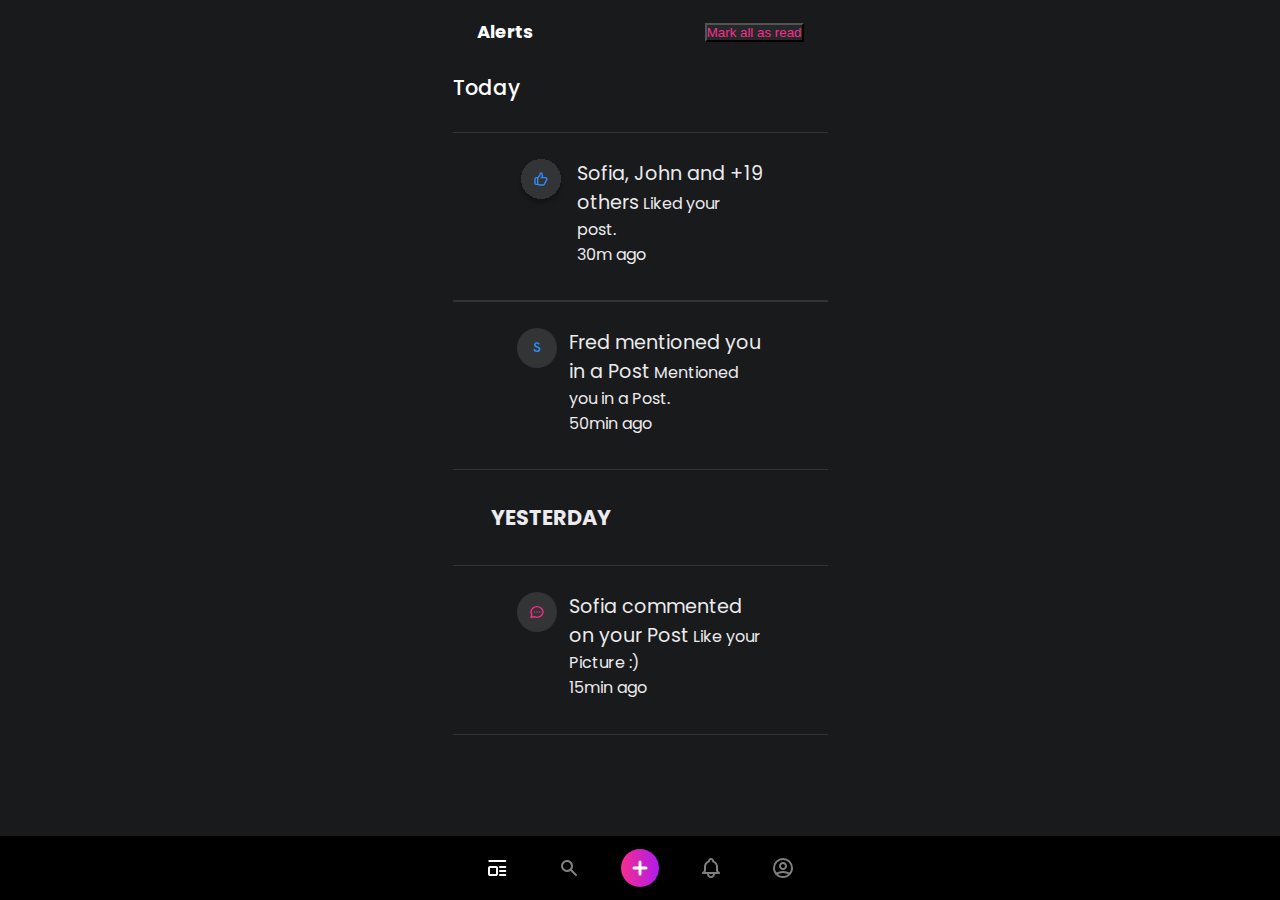
<file: alert.html>
<!DOCTYPE html>
<html lang="en">
  <head>
    <meta charset="UTF-8" />
    <meta http-equiv="X-UA-Compatible" content="IE=edge" />
    <meta name="viewport" content="width=device-width, initial-scale=1.0" />
    <link rel="stylesheet" href="style.css" />
    <link rel="stylesheet" href="./styles/alert.css">
    <title>Social-App</title>
  </head>
  <body>
    
    <header class="header_header--alert">
      <h1 class="header__headline--alert">Alerts</h1>
      <button class="header__button" type="button">
        Mark all as read
      </button>
    </header>
    <main>
      <section class="alert__day">
        <h2 class="alert__day__headline">Today</h2>
        <article class="card--alert">
          <div class="card__title__socialapp">
            <img src="./images/icons/Likebutton.svg" alt="like icon" />
            <div class="card__title__text">
              <p>
                <span class="card__text__span"
                  >Sofia, John and +19 others</span
                >
                Liked your post.
              </p>
              <p>30m ago</p>
            </div>
          </div>
        </article>
        <article class="card--alert">
          <div class="card__title__socialapp">
            <img src="./images/icons/Mentioned.svg" alt="Mentioned" />
            <div class="card__title__text">
              <p>
                <span class="card__text__span">
                 Fred mentioned you in a Post</span
                 >
                  Mentioned you in a Post.
              </p>
              <p>50min ago</p>
            </div>
          </div>
        </article>
      </section>
      <section class="alert__day">
        <h3 class="alert__day__headline">YESTERDAY</h3>
        <article class="card--alert">
          <div class="card__title__socialapp">
            <img src="./images/icons/Comments.svg" alt="Comments icon" />
            <div class="card__title__text">
              <p>
                <span class="card__text__span"
                  >Sofia commented on your Post</span
                >
                Like your Picture :)
              </p>
              <p>15min ago</p>
              </div>
              </div>
        </article>
      </section>
    <footer>
      <nav>
        <a href="./index.html" class="nav-icon-feed" aria-label="feed"></a>
        <a href="./search.html" aria-label="search" class="nav-icon-search"></a>
        <a href="#" aria-label="plus" class="nav-icon-plus"></a>
        <a href="./alert.html" aria-label="alert" class="nav-icon-alert"></a>
        <a href="./profile.html" aria-label="profile" class="nav-icon-profile"></a>
      </nav>
    </footer>
  </body>
</html>
</file>
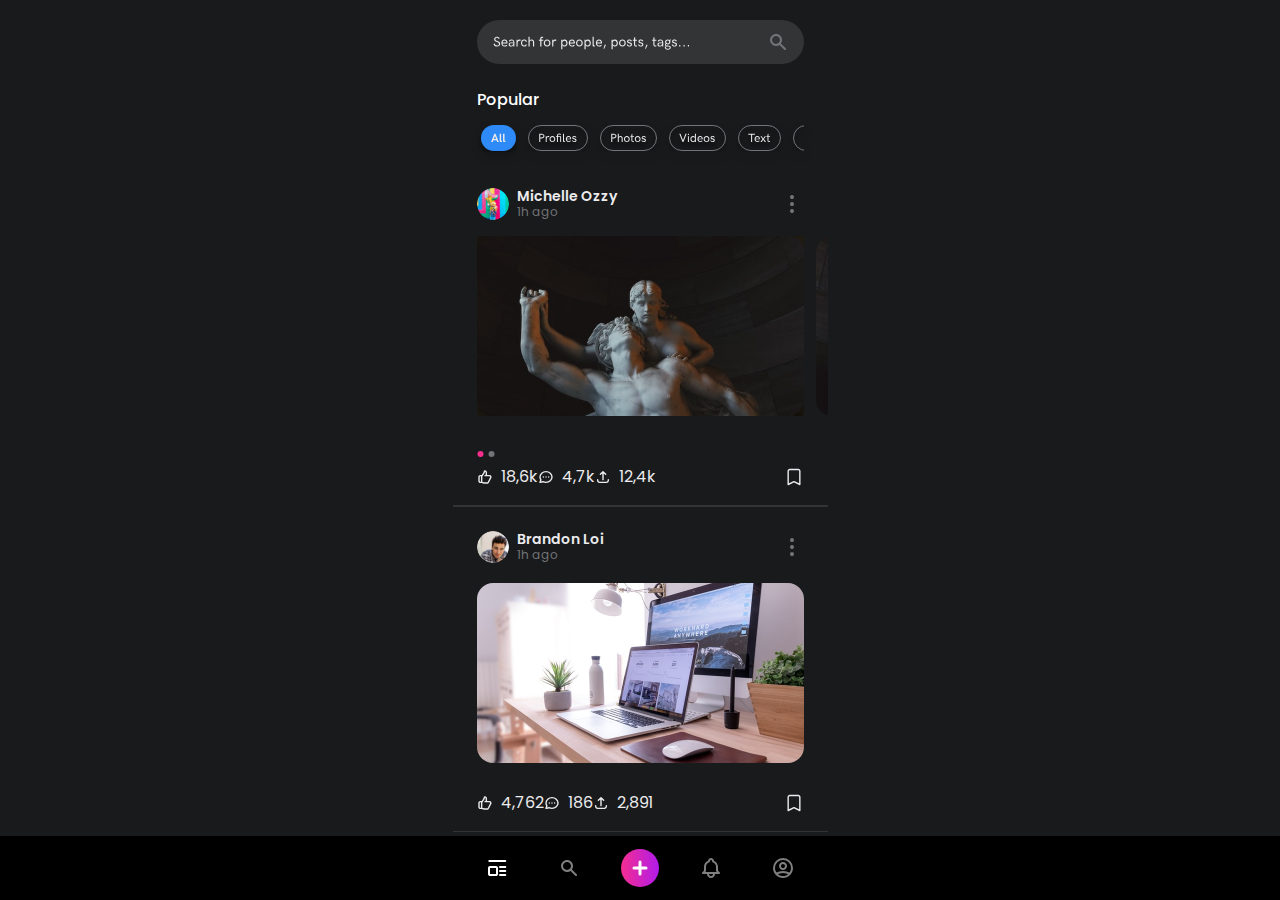
<file: search.html>
<!DOCTYPE html>
<html lang="en">
  <head>
    <meta charset="UTF-8" />
    <meta http-equiv="X-UA-Compatible" content="IE=edge" />
    <meta name="viewport" content="width=device-width, initial-scale=1.0" />
    <link rel="stylesheet" href="style.css" />
    <title>Social-App</title>
  </head>
  <body>
    <header class="header-search">
      <div class="search"></div>
    <h2>Popular</h2> 
      <div class="filter"></div>
    </header>

    <article>
      <section class="profile-info">
        <img
          class="profile-picture3"
          src="./images/icons/Icon/Profile Photo3.svg"
          alt="profile-info"
        />
        <div>
          <p class="name">Michelle Ozzy</p>
          <p class="time">1h ago</p>
        </div>
        <img
          class="threedot"
          src="./images/icons/dots-vertical.svg"
          alt="setting-dots"
        />
        </section>
        <div>
        <section> 
        <img class="message-picture" src="./images/icons/Icon/carousel.svg" alt="carousel-img">
        </section>
        <section class="group-elypse">
          <img src="./images/icons/ellipse-pink.svg" alt="carousel-1" />
          <img src="./images/icons/ellipse-grey.svg" alt="carousel-2" />
        </section>

      <section class="post-actions">
        <a href="#" aria-label="like" class="action-icon-like"></a>
        <p class="post-actions-typo">18,6k</p>
        <a href="#" aria-label="message" class="action-icon-message"></a>
        <p class="post-actions-typo">4,7k</p>
        <a href="#" aria-label="share" class="action-icon-share"></a>
        <p class="post-actions-typo">12,4k</p>
        <a href="#" aria-label="bookmark" class="action-icon-bookmark"></a>
      </section>
    </article>

  
    <article>
      <section class="profile-info">
        <img
          class="profile-picture4"
          src="./images/icons/Icon/Profile Photo4.svg"
          alt="profile-info"
        />
        <div>
          <p class="name">Brandon Loi</p>
          <p class="time">1h ago</p>
        </div>
        <img
          class="threedot"
          src="./images/icons/dots-vertical.svg"
          alt="setting-dots"
        />
        </section>
        <div>
<section> 
  <img class="message-picture2" 
src="./images/icons/Icon/Rectangle 5.svg"
alt="carousel-img">
        </section>

 

      <section class="post-actions">
        <a href="#" aria-label="like" class="action-icon-like"></a>
        <p class="post-actions-typo">4,762</p>
        <a href="#" aria-label="message" class="action-icon-message"></a>
        <p class="post-actions-typo">186</p>
        <a href="#" aria-label="share" class="action-icon-share"></a>
        <p class="post-actions-typo">2,891</p>
        <a href="#" aria-label="bookmark" class="action-icon-bookmark"></a>
      </section>
    </article>

    <footer>
      <nav>
        <a href="#" class="nav-icon-feed" aria-label="feed"></a>
        <a href="#" aria-label="search" class="nav-icon-search"></a>
        <a href="#" aria-label="plus" class="nav-icon-plus"></a>
        <a href="#" aria-label="alert" class="nav-icon-alert"></a>
        <a href="#" aria-label="profile" class="nav-icon-profile"></a>
      </nav>
    </footer>
  </body>
</html>
</file>
<file: style.css>
@import url(styles/base.css);
@import url(styles/nav.css);
@import url(styles/header.css);
@import url(styles/stories.css);
@import url(styles/message.css);
@import url("https://fonts.googleapis.com/css2?family=Poppins:wght@400;500;600;700&display=swap");
@import url(styles/search-bar.css);
@import url(styles/profile.css);
@import url(styles/alert.css);
</file>
<file: styles/alert.css>
.header__button {
  color: var(--color-prim-soc-pink);
  background-color: rgba(50, 52, 54, 0.5);
  box-shadow: ghostwhite;
}

h3 {
  padding-left: 2.4rem;
  font-size: medium;
}

.alert__day__headline {
  font-size: 1.3rem;
  padding-top: 2rem;
  padding-bottom: 2rem;
}

.card--alert {
  display: flex;
  padding-top: 1.6rem;
  padding-bottom: 1.6rem;
}

.card__title__socialapp {
  padding-left: 2.5rem;
  padding-right: 2.5rem;
  display: flex;
  gap: 0.8rem;
  padding-bottom: 0.5rem;

  flex-direction: row;
  justify-content: center;
  align-items: flex-start;
}
.card--alert__title img {
  display: flex;
  flex-direction: row;
  justify-content: center;
  align-items: center;
  padding: 18px;
  border-radius: 30%;
}

.card__title__text {
  display: flex;
  flex-direction: column;
  justify-content: center;
  align-items: flex-start;
}
.Card-title p {
  font-weight: 400;
  font-size: 10px;
}

.card__text__span {
  font-weight: 400;
  font-size: 1.2rem;
}
</file>
